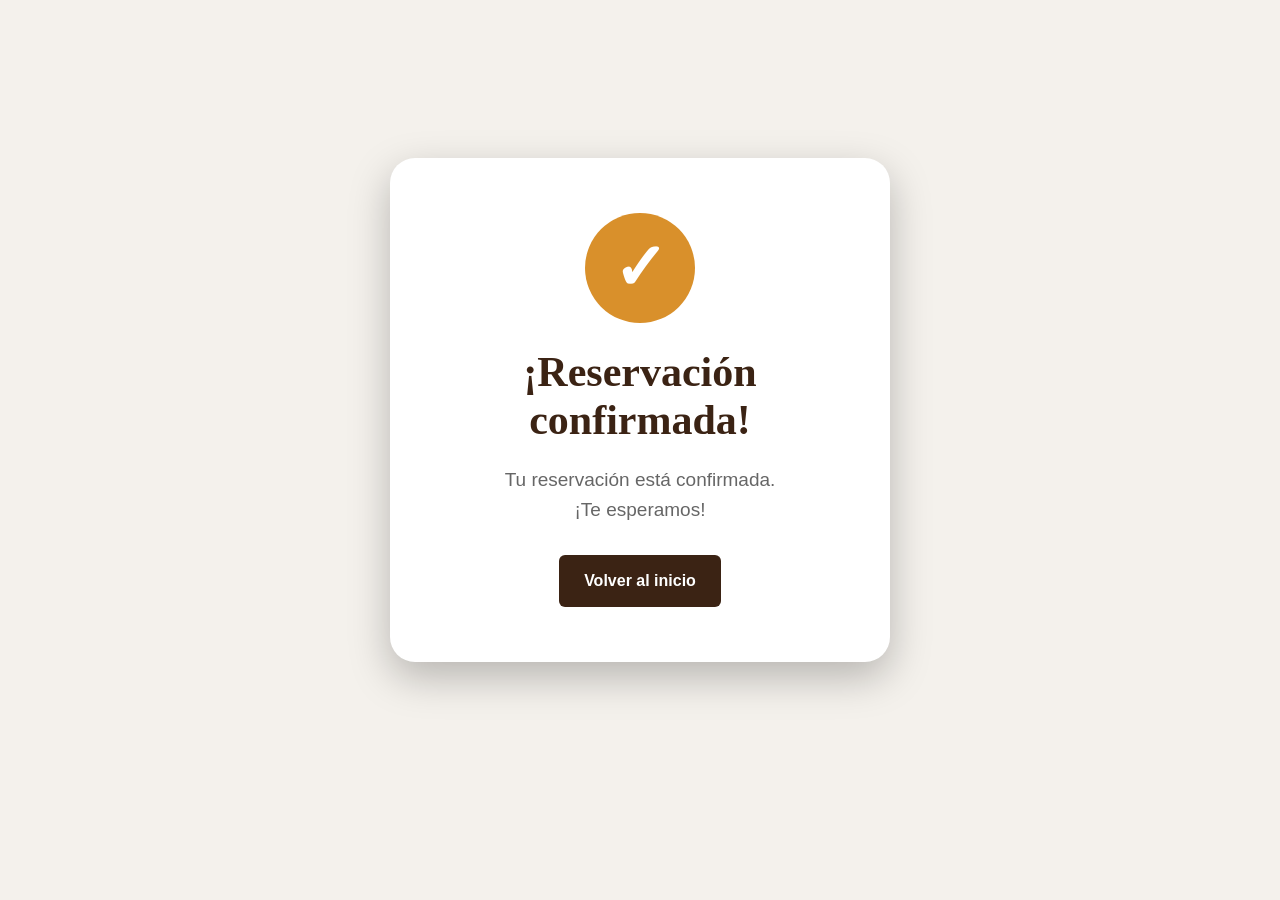
<file: confirmacion.html>
<!DOCTYPE html>
<html lang="es">

<head>
    <meta charset="UTF-8">
    <meta name="viewport" content="width=device-width, initial-scale=1.0">

    <title>Reservación confirmada</title>

   <link rel="stylesheet" href="./estiloscssrestaurante.css">
</head>

<body>

</style>
    <section class="ventana-confirmacion">

        <div class="tarjeta-confirmacion">

            <div class="check-confirmacion">
                ✓
            </div>

            <h2>
                ¡Reservación
                <br>
                confirmada!
            </h2>

            <p>
                Tu reservación está confirmada.
                <br>
                ¡Te esperamos!
            </p>

            <a href="index.html" class="boton-volver">
                Volver al inicio
            </a>

        </div>

    </section>

</body>

</html>
</file>
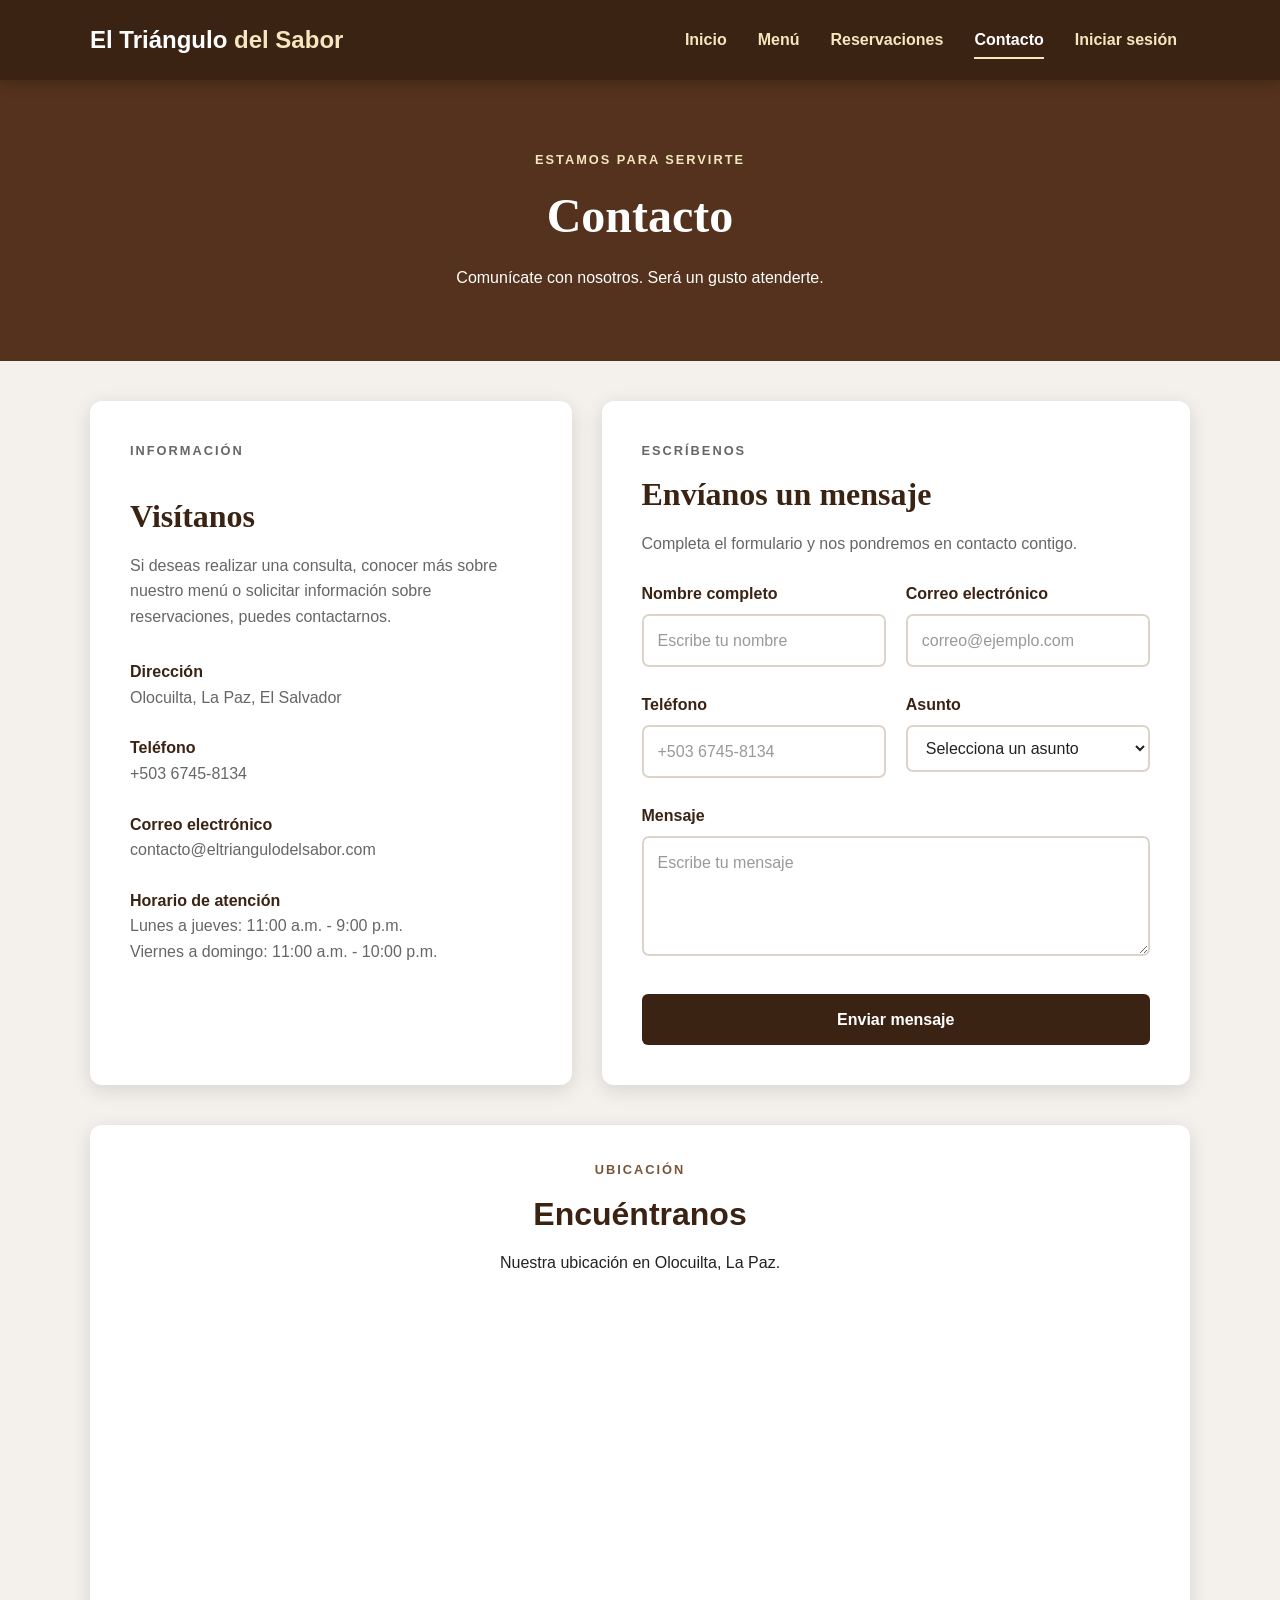
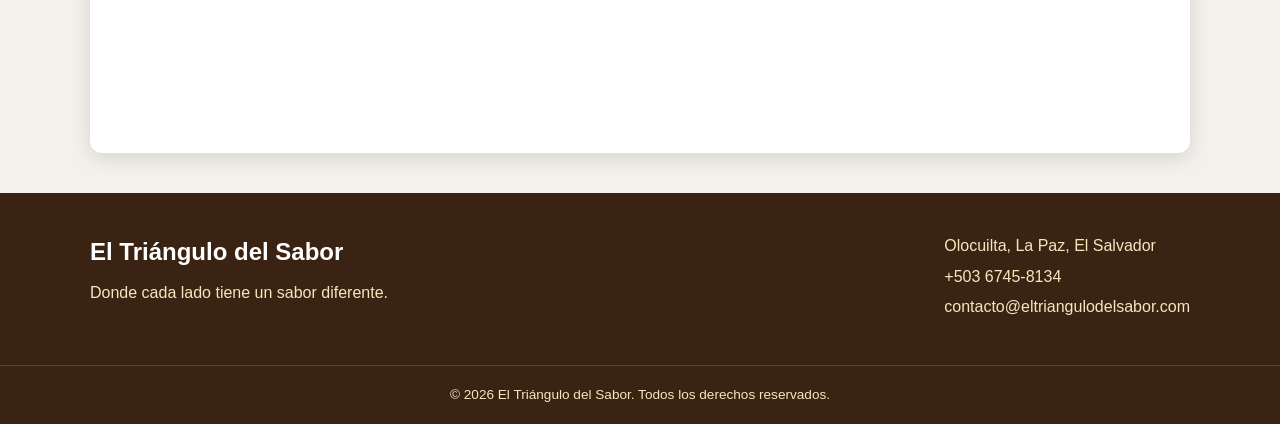
<file: contactosrestaurante.html>
<!DOCTYPE html>
<html lang="es">

<head>
    <meta charset="UTF-8">
    <meta name="viewport" content="width=device-width, initial-scale=1.0">
    <meta name="description" content="Información de contacto de El Triángulo del Sabor.">

    <title>El Triángulo del Sabor | Contacto</title>

    <link rel="stylesheet" href="estiloscssrestaurante.css">
</head>

<body>

    <!-- ENCABEZADO -->
    <header class="encabezado">

        <div class="contenedor encabezado-contenido">

            <a href="index.html" class="logo">
                El Triángulo <span>del Sabor</span>
            </a>

            <nav class="navegacion">

                <a href="index.html">Inicio</a>

                <a href="menurestaurante.html">
                    Menú
                </a>

                <a href="reservacionesrestaurante.html">
                    Reservaciones
                </a>

                <a href="contactosrestaurante.html" class="active">
                    Contacto
                </a>

                <a href="loginrestaurante.html">
                    Iniciar sesión
                </a>

            </nav>

        </div>

    </header>


    <!-- CONTENIDO PRINCIPAL -->
    <main>

        <!-- ENCABEZADO DE CONTACTO -->
        <section class="encabezado-pagina">

            <div class="contenedor">

                <p class="etiqueta">
                    ESTAMOS PARA SERVIRTE
                </p>

                <h1>
                    Contacto
                </h1>

                <p>
                    Comunícate con nosotros. Será un gusto atenderte.
                </p>

            </div>

        </section>


        <!-- INFORMACIÓN Y FORMULARIO -->
        <div class="contenedor contacto-layout">


            <!-- INFORMACIÓN DE CONTACTO -->
            <section class="informacion-contacto">

                <p class="etiqueta">
                    INFORMACIÓN
                </p>

                <h2>
                    Visítanos
                </h2>

                <p>
                    Si deseas realizar una consulta, conocer más sobre nuestro
                    menú o solicitar información sobre reservaciones, puedes
                    contactarnos.
                </p>


                <article class="dato-contacto">

                    <h3>
                        Dirección
                    </h3>

                    <p>
                        Olocuilta, La Paz, El Salvador
                    </p>

                </article>


                <article class="dato-contacto">

                    <h3>
                        Teléfono
                    </h3>

                    <p>
                        +503 6745-8134
                    </p>

                </article>


                <article class="dato-contacto">

                    <h3>
                        Correo electrónico
                    </h3>

                    <p>
                        contacto@eltriangulodelsabor.com
                    </p>

                </article>


                <article class="dato-contacto">

                    <h3>
                        Horario de atención
                    </h3>

                    <p>
                        Lunes a jueves: 11:00 a.m. - 9:00 p.m.
                    </p>

                    <p>
                        Viernes a domingo: 11:00 a.m. - 10:00 p.m.
                    </p>

                </article>

            </section>


            <!-- FORMULARIO DE CONTACTO -->
            <section class="formulario-contacto">

                <header>

                    <p class="etiqueta">
                        ESCRÍBENOS
                    </p>

                    <h2>
                        Envíanos un mensaje
                    </h2>

                    <p>
                        Completa el formulario y nos pondremos en contacto contigo.
                    </p>

                </header>


                <!-- AL ENVIAR, VA A INDEX.HTML -->
                <form action="index.html" method="get">

                    <div class="grid-formulario">


                        <!-- NOMBRE -->
                        <div class="campo">

                            <label for="nombre">
                                Nombre completo
                            </label>

                            <input
                                type="text"
                                id="nombre"
                                name="nombre"
                                placeholder="Escribe tu nombre"
                                required>

                        </div>


                        <!-- CORREO -->
                        <div class="campo">

                            <label for="correo">
                                Correo electrónico
                            </label>

                            <input
                                type="email"
                                id="correo"
                                name="correo"
                                placeholder="correo@ejemplo.com"
                                required>

                        </div>


                        <!-- TELÉFONO -->
                        <div class="campo">

                            <label for="telefono">
                                Teléfono
                            </label>

                            <input
                                type="tel"
                                id="telefono"
                                name="telefono"
                                placeholder="+503 6745-8134"
                                required>

                        </div>


                        <!-- ASUNTO -->
                        <div class="campo">

                            <label for="asunto">
                                Asunto
                            </label>

                            <select
                                id="asunto"
                                name="asunto"
                                required>

                                <option value="">
                                    Selecciona un asunto
                                </option>

                                <option value="reservacion">
                                    Reservación
                                </option>

                                <option value="menu">
                                    Consulta sobre menú
                                </option>

                                <option value="evento">
                                    Eventos
                                </option>

                                <option value="otro">
                                    Otro
                                </option>

                            </select>

                        </div>


                        <!-- MENSAJE -->
                        <div class="campo campo-completo">

                            <label for="mensaje">
                                Mensaje
                            </label>

                            <textarea
                                id="mensaje"
                                name="mensaje"
                                placeholder="Escribe tu mensaje"
                                required></textarea>

                        </div>

                    </div>


                    <!-- BOTÓN ENVIAR -->
                    <button
                        type="submit"
                        class="boton boton-principal boton-formulario">

                        Enviar mensaje

                    </button>

                </form>

            </section>

        </div>


        <!-- MAPA -->
        <div class="contenedor">

            <section class="mapa">

                <div class="titulo-seccion">

                    <p class="etiqueta">
                        UBICACIÓN
                    </p>

                    <h2>
                        Encuéntranos
                    </h2>

                    <p>
                        Nuestra ubicación en Olocuilta, La Paz.
                    </p>

                </div>


                <iframe
                    src="https://www.google.com/maps?q=Olocuilta,+La+Paz,+El+Salvador&output=embed"
                    title="Mapa de ubicación de El Triángulo del Sabor"
                    loading="lazy">
                </iframe>

            </section>

        </div>

    </main>


    <!-- PIE DE PÁGINA -->
    <footer class="pie-pagina">

        <div class="contenedor footer-contenido">


            <div>

                <h2>
                    El Triángulo del Sabor
                </h2>

                <p>
                    Donde cada lado tiene un sabor diferente.
                </p>

            </div>


            <div>

                <p>
                    Olocuilta, La Paz, El Salvador
                </p>

                <p>
                    +503 6745-8134
                </p>

                <p>
                    contacto@eltriangulodelsabor.com
                </p>

            </div>

        </div>


        <div class="copyright">

            <p>
                &copy; 2026 El Triángulo del Sabor.
                Todos los derechos reservados.
            </p>

        </div>

    </footer>

</body>

</html>
</file>
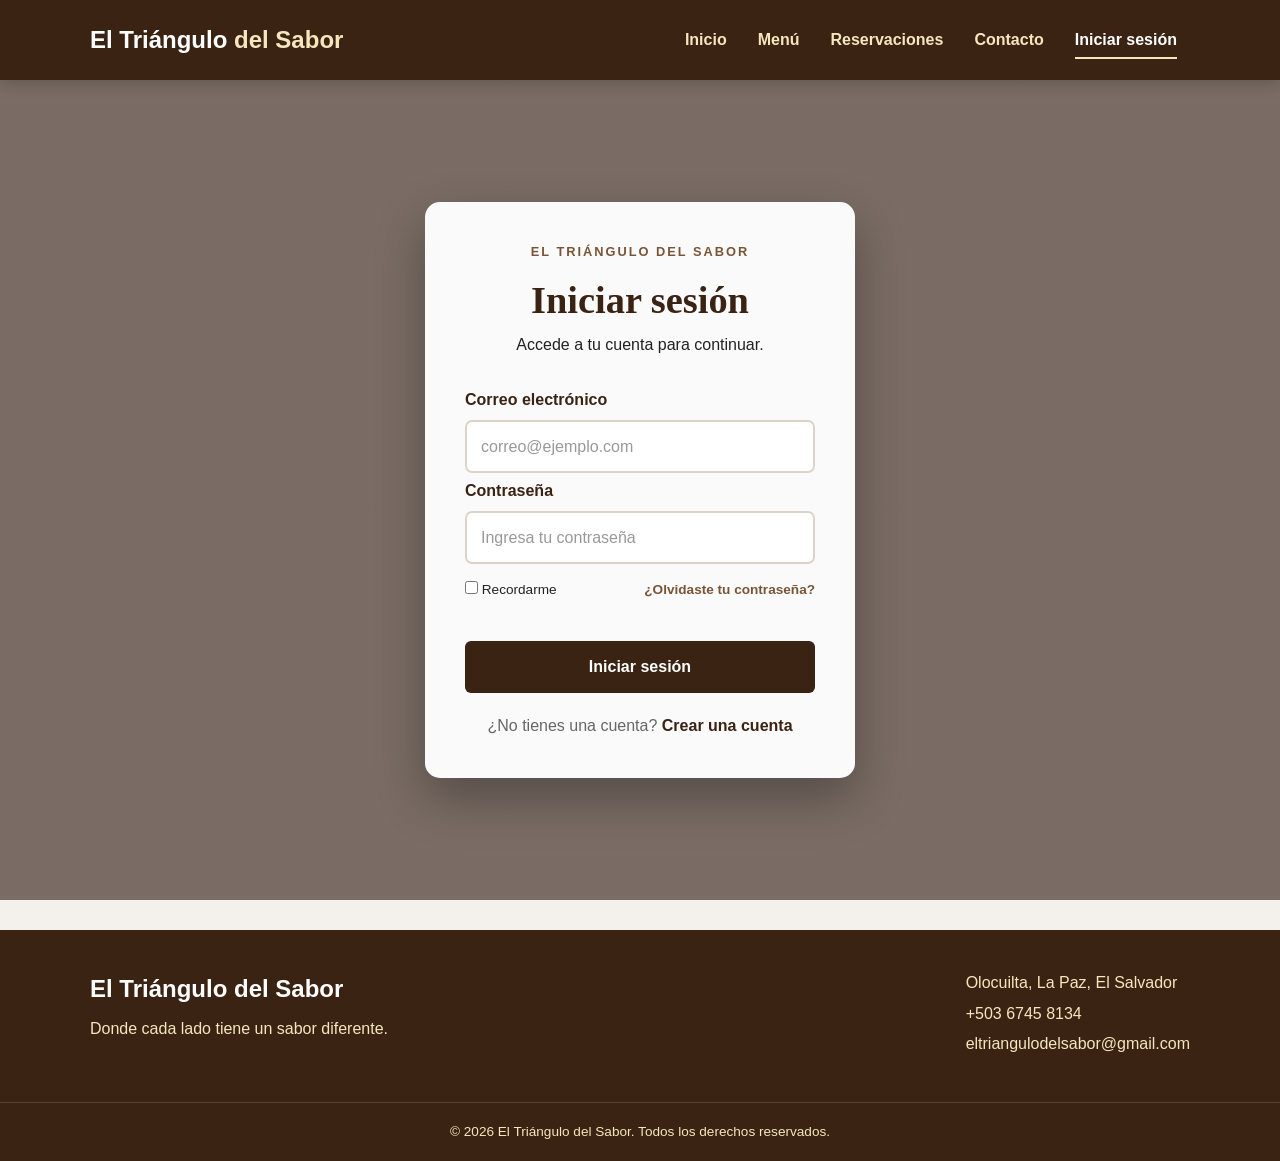
<file: loginrestaurante.html>
<!DOCTYPE html>
<html lang="es">

<head>
    <meta charset="UTF-8">
    <meta name="viewport" content="width=device-width, initial-scale=1.0">
    <meta name="description" content="Iniciar sesión en El Triángulo del Sabor.">
    <title>El Triángulo del Sabor | Iniciar Sesión</title>

    <link rel="stylesheet" href="estiloscssrestaurante.css">
</head>

<body>

<header class="encabezado">

    <div class="contenedor encabezado-contenido">

        <a href="index.html" class="logo">
            El Triángulo <span>del Sabor</span>
        </a>

        <nav class="navegacion" aria-label="Navegación principal">

            <a href="index.html">
                Inicio
            </a>

            <a href="menurestaurante.html">
                Menú
            </a>

            <a href="reservacionesrestaurante.html">
                Reservaciones
            </a>

            <a href="contactosrestaurante.html">
                Contacto
            </a>

            <a href="loginrestaurante.html" class="active">
                Iniciar sesión
            </a>

        </nav>

    </div>

</header>


<main class="pagina-login">

    <section class="login-hero">

        <div class="tarjeta-login animar-entrada">

            <header class="login-cabecera">

                <p class="etiqueta">
                    EL TRIÁNGULO DEL SABOR
                </p>

                <h1>
                    Iniciar sesión
                </h1>

                <p>
                    Accede a tu cuenta para continuar.
                </p>

            </header>


            <form action="index.html" method="get">

                <div class="campo">

                    <label for="correo">
                        Correo electrónico
                    </label>

                    <input
                        type="email"
                        id="correo"
                        name="correo"
                        placeholder="correo@ejemplo.com"
                        autocomplete="email"
                        required>

                </div>


                <div class="campo">

                    <label for="password">
                        Contraseña
                    </label>

                    <input
                        type="password"
                        id="password"
                        name="password"
                        placeholder="Ingresa tu contraseña"
                        minlength="6"
                        autocomplete="current-password"
                        required>

                </div>


                <div class="opciones-login">

                    <label>

                        <input
                            type="checkbox"
                            name="recordar">

                        Recordarme

                    </label>


                    <a href="#">
                        ¿Olvidaste tu contraseña?
                    </a>

                </div>


                <button
                    type="submit"
                    class="boton boton-principal boton-formulario">

                    Iniciar sesión

                </button>

            </form>


            <p class="registro">

                ¿No tienes una cuenta?

                <a href="#">
                    Crear una cuenta
                </a>

            </p>

        </div>

    </section>

</main>


<footer class="pie-pagina">

    <div class="contenedor footer-contenido">

        <div>

            <h2>
                El Triángulo del Sabor
            </h2>

            <p>
                Donde cada lado tiene un sabor diferente.
            </p>

        </div>


        <div>

            <p>
                Olocuilta, La Paz, El Salvador
            </p>

            <p>
                +503 6745 8134
            </p>

            <p>
                eltriangulodelsabor@gmail.com
            </p>

        </div>

    </div>


    <div class="copyright">

        <p>
            &copy; 2026 El Triángulo del Sabor.
            Todos los derechos reservados.
        </p>

    </div>

</footer>

</body>

</html>
</file>
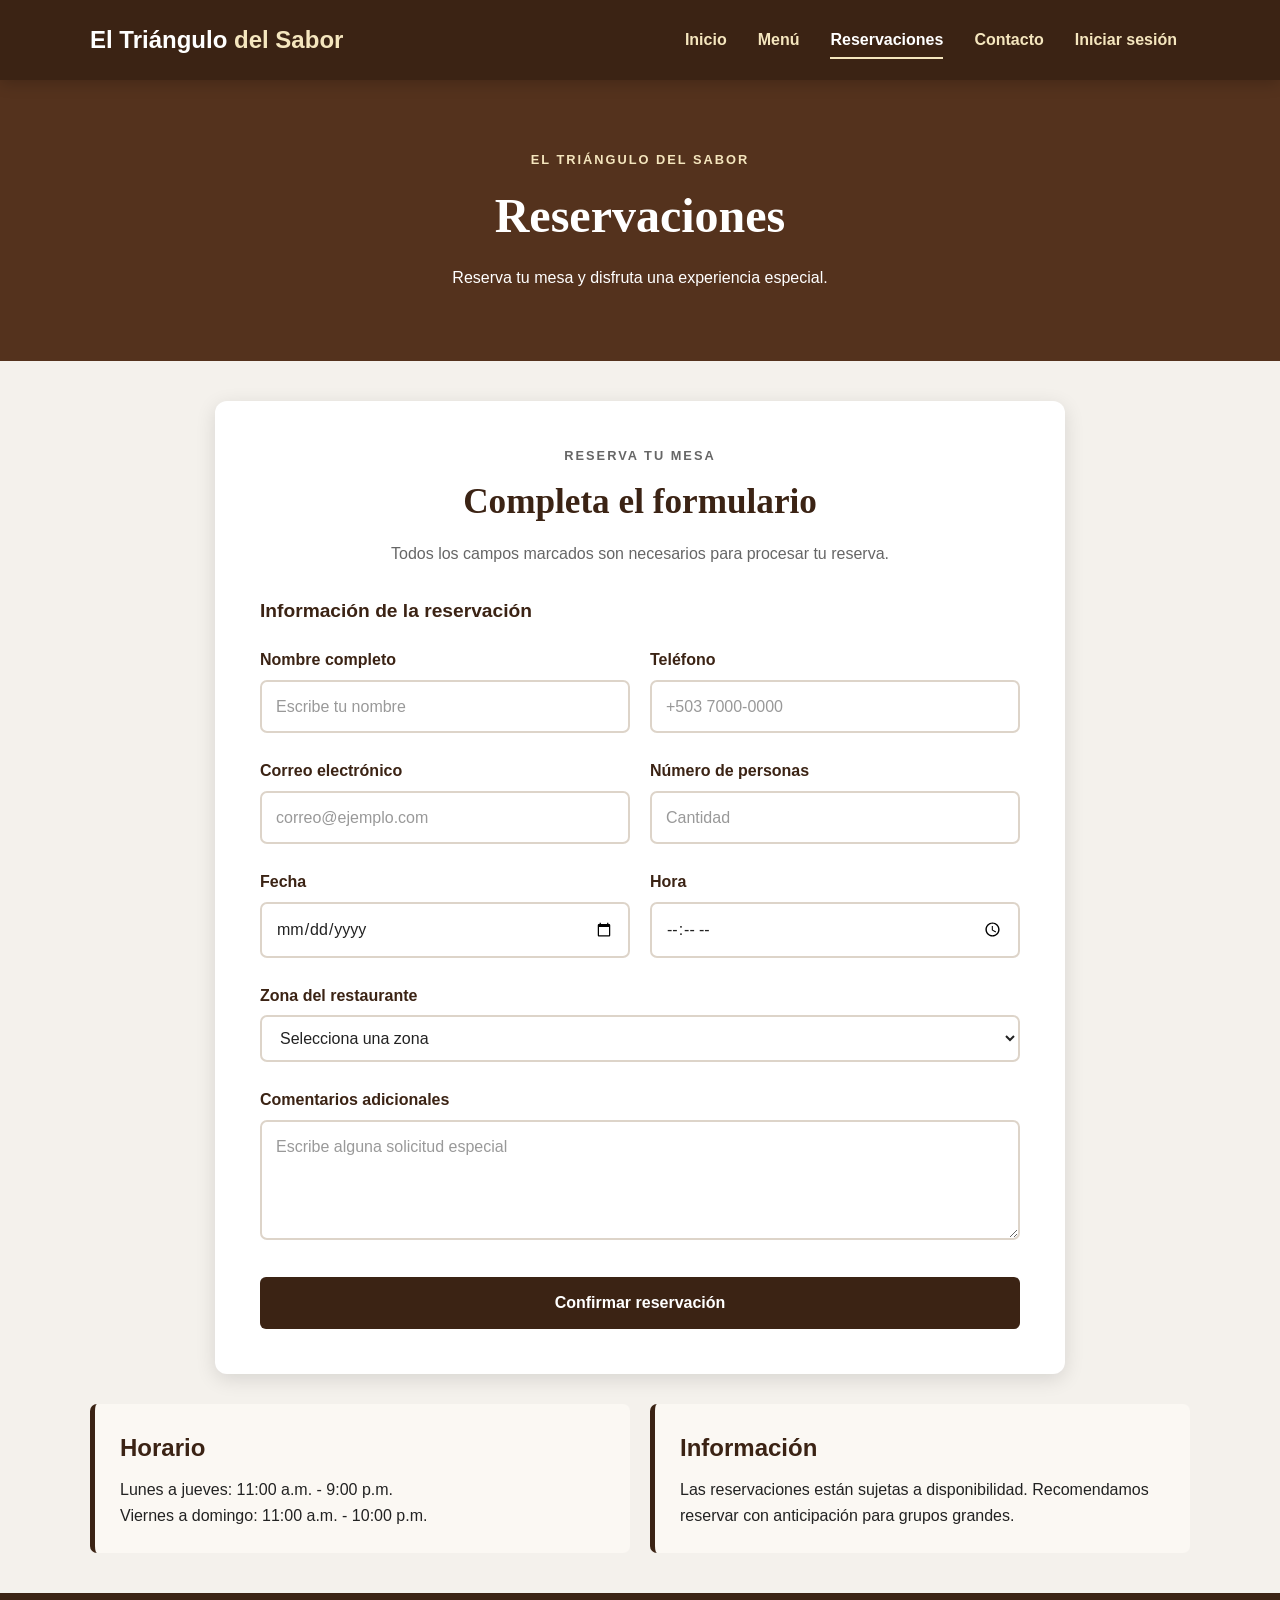
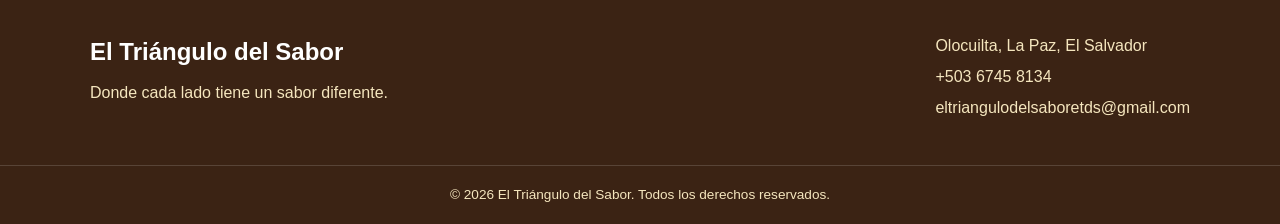
<file: reservacionesrestaurante.html>
<!DOCTYPE html>
<html lang="es">

<head>
    <meta charset="UTF-8">
    <meta name="viewport" content="width=device-width, initial-scale=1.0">
    <meta name="description" content="Reserva una mesa en El Triángulo del Sabor.">
    <title>El Triángulo del Sabor | Reservaciones</title>

    <link rel="stylesheet" href="estiloscssrestaurante.css">
</head>

<body>

    <header class="encabezado">

        <div class="contenedor encabezado-contenido">

            <a href="index.html" class="logo">
                El Triángulo <span>del Sabor</span>
            </a>

            <nav class="navegacion" aria-label="Navegación principal">

                <a href="index.html">Inicio</a>

                <a href="menurestaurante.html">Menú</a>

                <a href="reservacionesrestaurante.html" class="active">
                    Reservaciones
                </a>

                <a href="contactosrestaurante.html">Contacto</a>

                <a href="loginrestaurante.html">Iniciar sesión</a>

            </nav>

        </div>

    </header>


    <main>

        <section class="encabezado-pagina">

            <div class="contenedor">

                <p class="etiqueta">
                    EL TRIÁNGULO DEL SABOR
                </p>

                <h1>
                    Reservaciones
                </h1>

                <p>
                    Reserva tu mesa y disfruta una experiencia especial.
                </p>

            </div>

        </section>


        <div class="contenedor">

            <section class="formulario-contenedor">

                <div class="formulario-intro">

                    <p class="etiqueta">
                        RESERVA TU MESA
                    </p>

                    <h2>
                        Completa el formulario
                    </h2>

                    <p>
                        Todos los campos marcados son necesarios para procesar tu reserva.
                    </p>

                </div>


                <form action="confirmacion.html" method="get">

                    <fieldset>

                        <legend>
                            Información de la reservación
                        </legend>


                        <div class="grid-formulario">


                            <div class="campo">

                                <label for="nombre">
                                    Nombre completo
                                </label>

                                <input
                                    type="text"
                                    id="nombre"
                                    name="nombre"
                                    placeholder="Escribe tu nombre"
                                    required>

                            </div>


                            <div class="campo">

                                <label for="telefono">
                                    Teléfono
                                </label>

                                <input
                                    type="tel"
                                    id="telefono"
                                    name="telefono"
                                    placeholder="+503 7000-0000"
                                    pattern="[0-9+\-\s]{8,15}"
                                    required>

                            </div>


                            <div class="campo">

                                <label for="correo">
                                    Correo electrónico
                                </label>

                                <input
                                    type="email"
                                    id="correo"
                                    name="correo"
                                    placeholder="correo@ejemplo.com"
                                    required>

                            </div>


                            <div class="campo">

                                <label for="personas">
                                    Número de personas
                                </label>

                                <input
                                    type="number"
                                    id="personas"
                                    name="personas"
                                    min="1"
                                    max="20"
                                    placeholder="Cantidad"
                                    required>

                            </div>


                            <div class="campo">

                                <label for="fecha">
                                    Fecha
                                </label>

                                <input
                                    type="date"
                                    id="fecha"
                                    name="fecha"
                                    required>

                            </div>


                            <div class="campo">

                                <label for="hora">
                                    Hora
                                </label>

                                <input
                                    type="time"
                                    id="hora"
                                    name="hora"
                                    min="11:00"
                                    max="21:30"
                                    required>

                            </div>


                            <div class="campo campo-completo">

                                <label for="zona">
                                    Zona del restaurante
                                </label>

                                <select
                                    id="zona"
                                    name="zona"
                                    required>

                                    <option value="">
                                        Selecciona una zona
                                    </option>

                                    <option value="salon-principal">
                                        Salón principal
                                    </option>

                                    <option value="terraza">
                                        Terraza
                                    </option>

                                    <option value="zona-familiar">
                                        Zona familiar
                                    </option>

                                    <option value="zona-privada">
                                        Zona privada
                                    </option>

                                </select>

                            </div>


                            <div class="campo campo-completo">

                                <label for="comentarios">
                                    Comentarios adicionales
                                </label>

                                <textarea
                                    id="comentarios"
                                    name="comentarios"
                                    placeholder="Escribe alguna solicitud especial"></textarea>

                            </div>


                        </div>
                        <form action="confirmacion.html" method="get">

    <fieldset>


                     <button
     type="submit"
    class="boton boton-principal boton-formulario">
    Confirmar reservación
                    </button>

                    </fieldset>

                </form>

            </section>


            <section class="informacion-reserva">

                <article>

                    <h2>
                        Horario
                    </h2>

                    <p>
                        Lunes a jueves: 11:00 a.m. - 9:00 p.m.
                    </p>

                    <p>
                        Viernes a domingo: 11:00 a.m. - 10:00 p.m.
                    </p>

                </article>


                <article>

                    <h2>
                        Información
                    </h2>

                    <p>
                        Las reservaciones están sujetas a disponibilidad.
                        Recomendamos reservar con anticipación para grupos grandes.
                    </p>

                </article>

            </section>

        </div>

    </main>


    <footer class="pie-pagina">

        <div class="contenedor footer-contenido">

            <div>

                <h2>
                    El Triángulo del Sabor
                </h2>

                <p>
                    Donde cada lado tiene un sabor diferente.
                </p>

            </div>


            <div>

                <p>
                    Olocuilta, La Paz, El Salvador
                </p>

                <p>
                    +503 6745 8134
                </p>

                <p>
                    eltriangulodelsaboretds@gmail.com
                </p>

            </div>

        </div>


        <div class="copyright">

            <p>
                &copy; 2026 El Triángulo del Sabor.
                Todos los derechos reservados.
            </p>

        </div>

    </footer>

</body>

</html>
</file>
<file: estiloscssrestaurante.css>
:root {
    --cafe-oscuro: #3b2314;
    --cafe: #54321d;
    --cafe-claro: #795538;
    --crema: #f5e6be;
    --crema-claro: #fbf8f3;
    --blanco: #ffffff;
    --negro: #222222;
    --gris-texto: #666666;
    --gris-fondo: #f4f1ec;
    --gris-borde: #ddd4c9;
    --verde: #667c48;
    --sombra: rgba(0, 0, 0, 0.12);
    --sombra-fuerte: rgba(0, 0, 0, 0.25);
    --radio: 12px;
    --transicion: all 0.3s ease;
}

* {
    margin: 0;
    padding: 0;
    box-sizing: border-box;
}

html {
    scroll-behavior: smooth;
}

body {
    font-family: 'Segoe UI', Tahoma, Geneva, Verdana, sans-serif;
    background-color: var(--gris-fondo);
    color: var(--negro);
    line-height: 1.6;
    min-height: 100vh;
}

img {
    max-width: 100%;
    display: block;
}

a {
    color: inherit;
}

button,
input,
textarea,
select {
    font: inherit;
}

.contenedor {
    width: min(1100px, 92%);
    margin-inline: auto;
}

.seccion {
    background-color: var(--blanco);
    padding: 45px;
    border-radius: var(--radio);
    margin-bottom: 30px;
    box-shadow: 0 5px 20px var(--sombra);
}

.etiqueta {
    color: var(--cafe-claro);
    font-size: 0.8rem;
    font-weight: 800;
    letter-spacing: 2px;
    margin-bottom: 8px;
}

.titulo-seccion {
    text-align: center;
    margin-bottom: 35px;
}

.titulo-seccion h2 {
    color: var(--cafe-oscuro);
    font-size: 2rem;
    margin-bottom: 10px;
}

.boton {
    display: inline-block;
    padding: 13px 25px;
    border-radius: 6px;
    text-decoration: none;
    font-weight: 700;
    border: 2px solid transparent;
    cursor: pointer;
    transition: var(--transicion);
}

.boton:hover {
    transform: translateY(-3px);
}

.boton:active {
    transform: translateY(0);
}

.boton-principal {
    background-color: var(--cafe-oscuro);
    color: var(--blanco);
}

.boton-principal:hover {
    background-color: var(--cafe-claro);
    box-shadow: 0 7px 18px var(--sombra-fuerte);
}

.boton-secundario {
    background-color: transparent;
    color: var(--blanco);
    border-color: var(--blanco);
}

.boton-secundario:hover {
    background-color: var(--blanco);
    color: var(--cafe-oscuro);
}

.encabezado {
    background-color: var(--cafe-oscuro);
    color: var(--blanco);
    position: sticky;
    top: 0;
    z-index: 1000;
    box-shadow: 0 3px 15px rgba(0, 0, 0, 0.2);
}

.encabezado-contenido {
    min-height: 80px;
    display: flex;
    align-items: center;
    justify-content: space-between;
    gap: 30px;
}

.logo {
    text-decoration: none;
    font-size: 1.5rem;
    font-weight: 800;
    white-space: nowrap;
}

.logo span {
    color: var(--crema);
}

.navegacion {
    display: flex;
    align-items: center;
    justify-content: center;
    gap: 5px;
    flex-wrap: wrap;
}

.navegacion a {
    color: var(--crema);
    text-decoration: none;
    font-weight: 600;
    padding: 10px 13px;
    position: relative;
    transition: var(--transicion);
}

.navegacion a::after {
    content: "";
    position: absolute;
    left: 13px;
    right: 13px;
    bottom: 4px;
    height: 2px;
    background-color: var(--crema);
    transform: scaleX(0);
    transition: transform 0.3s ease;
}

.navegacion a:hover {
    color: var(--blanco);
}

.navegacion a:hover::after,
.navegacion a.active::after {
    transform: scaleX(1);
}

.navegacion a.active {
    color: var(--blanco);
}

.hero {
    min-height: 650px;
    display: flex;
    align-items: center;
    justify-content: center;
    text-align: center;
    color: var(--blanco);
    padding: 70px 20px;

    background-image:
        linear-gradient(
            rgba(30, 17, 8, 0.65),
            rgba(30, 17, 8, 0.7)
        ),
        url("https://images.unsplash.com/photo-1517248135467-4c7edcad34c4?auto=format&fit=crop&w=1800&q=85");

    background-size: cover;
    background-position: center;
}

.hero-contenido {
    max-width: 750px;
}

.hero-etiqueta {
    color: var(--crema);
    font-size: 0.9rem;
    font-weight: 800;
    letter-spacing: 4px;
    margin-bottom: 15px;
}

.hero h1 {
    font-family: Georgia, serif;
    font-size: clamp(2.5rem, 6vw, 5rem);
    line-height: 1.05;
    margin-bottom: 25px;
}

.hero p {
    font-size: 1.15rem;
    max-width: 650px;
    margin: 0 auto 30px;
}

.hero-botones {
    display: flex;
    justify-content: center;
    gap: 15px;
    flex-wrap: wrap;
}

@keyframes fadeInUp {
    from {
        opacity: 0;
        transform: translateY(25px);
    }

    to {
        opacity: 1;
        transform: translateY(0);
    }
}

.animar-entrada {
    animation: fadeInUp 0.8s ease-out both;
}

.seccion-presentacion {
    background-color: var(--blanco);
    padding: 45px;
    border-radius: var(--radio);
    margin-top: 40px;
    margin-bottom: 30px;
    display: grid;
    grid-template-columns: 1fr 1fr;
    gap: 45px;
    align-items: center;
    box-shadow: 0 5px 20px var(--sombra);
}

.texto-presentacion h2 {
    color: var(--cafe-oscuro);
    font-family: Georgia, serif;
    font-size: 2.3rem;
    margin-bottom: 20px;
}

.texto-presentacion p {
    color: var(--gris-texto);
    margin-bottom: 15px;
}

.imagen-presentacion {
    overflow: hidden;
    border-radius: var(--radio);
}

.imagen-presentacion img {
    width: 100%;
    height: 380px;
    object-fit: cover;
    transition: transform 0.5s ease;
}

.imagen-presentacion:hover img {
    transform: scale(1.05);
}

.enlace-destacado {
    color: var(--cafe-oscuro);
    font-weight: 800;
    text-decoration: none;
    display: inline-block;
    margin-top: 10px;
    transition: var(--transicion);
}

.enlace-destacado:hover {
    color: var(--cafe-claro);
    transform: translateX(5px);
}

.tarjetas-beneficios {
    display: grid;
    grid-template-columns: repeat(3, 1fr);
    gap: 25px;
}

.tarjeta-beneficio {
    background-color: var(--crema-claro);
    padding: 30px;
    text-align: center;
    border-radius: var(--radio);
    border: 1px solid var(--gris-borde);
    transition: var(--transicion);
}

.tarjeta-beneficio:hover {
    transform: translateY(-8px);
    box-shadow: 0 12px 25px var(--sombra);
}

.tarjeta-beneficio h3 {
    color: var(--cafe-oscuro);
    margin-bottom: 10px;
}

.tarjeta-beneficio p {
    color: var(--gris-texto);
}

.banner-reserva {
    background-color: var(--cafe-oscuro);
    color: var(--blanco);
    padding: 35px;
    border-radius: var(--radio);
    margin-bottom: 40px;
    display: flex;
    align-items: center;
    justify-content: space-between;
    gap: 25px;
}

.banner-reserva h2 {
    font-family: Georgia, serif;
    font-size: 2rem;
    margin-bottom: 5px;
}

.banner-reserva .etiqueta {
    color: var(--crema);
}

.encabezado-pagina {
    background-color: var(--cafe);
    color: var(--blanco);
    padding: 70px 0;
    text-align: center;
}

.encabezado-pagina h1 {
    font-family: Georgia, serif;
    font-size: 3rem;
    margin-bottom: 10px;
}

.encabezado-pagina .etiqueta {
    color: var(--crema);
}

.menu-seccion {
    margin-top: 30px;
}

.grid-menu {
    display: grid;
    grid-template-columns: repeat(3, 1fr);
    gap: 25px;
}

.tarjeta-plato {
    background-color: var(--blanco);
    border-radius: var(--radio);
    overflow: hidden;
    border: 1px solid var(--gris-borde);
    box-shadow: 0 4px 12px var(--sombra);
    transition: var(--transicion);
}

.tarjeta-plato:hover {
    transform: translateY(-8px);
    box-shadow: 0 15px 30px var(--sombra-fuerte);
}

.imagen-plato {
    overflow: hidden;
}

.imagen-plato img {
    width: 100%;
    height: 210px;
    object-fit: cover;
    transition: transform 0.5s ease;
}

.tarjeta-plato:hover .imagen-plato img {
    transform: scale(1.08);
}

.contenido-plato {
    padding: 22px;
}

.plato-titulo {
    display: flex;
    align-items: flex-start;
    justify-content: space-between;
    gap: 15px;
    margin-bottom: 10px;
}

.plato-titulo h3 {
    color: var(--cafe-oscuro);
    font-size: 1.15rem;
}

.plato-titulo span {
    color: var(--verde);
    font-weight: 800;
    white-space: nowrap;
}

.contenido-plato p {
    color: var(--gris-texto);
    margin-bottom: 18px;
}

.boton-card {
    border: 2px solid var(--cafe-oscuro);
    background-color: transparent;
    color: var(--cafe-oscuro);
    padding: 8px 15px;
    border-radius: 5px;
    cursor: pointer;
    font-weight: 700;
    transition: var(--transicion);
}

.boton-card:hover {
    background-color: var(--cafe-oscuro);
    color: var(--blanco);
}

.tarjeta-bebida {
    min-height: 170px;
    display: flex;
    align-items: center;
}

.formulario-contenedor {
    max-width: 850px;
    margin: 40px auto 30px;
    background-color: var(--blanco);
    padding: 45px;
    border-radius: var(--radio);
    box-shadow: 0 5px 20px var(--sombra);
}

.formulario-intro {
    text-align: center;
    margin-bottom: 30px;
}

.formulario-intro h2 {
    color: var(--cafe-oscuro);
    font-family: Georgia, serif;
    font-size: 2.2rem;
    margin-bottom: 10px;
}

.formulario-intro p {
    color: var(--gris-texto);
}

fieldset {
    border: none;
    padding: 0;
}

legend {
    font-size: 1.2rem;
    font-weight: 800;
    color: var(--cafe-oscuro);
    margin-bottom: 20px;
}

.grid-formulario {
    display: grid;
    grid-template-columns: repeat(2, 1fr);
    gap: 20px;
}

.campo {
    margin-bottom: 5px;
}

.campo-completo {
    grid-column: 1 / -1;
}

.campo label {
    display: block;
    color: var(--cafe-oscuro);
    font-weight: 700;
    margin-bottom: 7px;
}

.campo input,
.campo select,
.campo textarea {
    width: 100%;
    padding: 12px 14px;
    border: 2px solid var(--gris-borde);
    border-radius: 7px;
    background-color: var(--blanco);
    color: var(--negro);
    outline: none;
    transition: var(--transicion);
}

.campo textarea {
    resize: vertical;
    min-height: 120px;
}

.campo input:focus,
.campo select:focus,
.campo textarea:focus {
    border-color: var(--cafe-claro);
    box-shadow: 0 0 0 4px rgba(121, 85, 56, 0.15);
}

.campo input:active,
.campo select:active,
.campo textarea:active {
    border-color: var(--cafe-oscuro);
}

.campo input::placeholder,
.campo textarea::placeholder {
    color: #999999;
}

.boton-formulario {
    width: 100%;
    border: none;
    margin-top: 25px;
}

.informacion-reserva {
    display: grid;
    grid-template-columns: repeat(2, 1fr);
    gap: 20px;
    margin-bottom: 40px;
}

.informacion-reserva article {
    background-color: var(--crema-claro);
    padding: 25px;
    border-left: 5px solid var(--cafe-oscuro);
    border-radius: 7px;
}

.informacion-reserva h2 {
    color: var(--cafe-oscuro);
    margin-bottom: 10px;
}

.pagina-login {
    min-height: calc(100vh - 80px);
    display: flex;
    align-items: center;
    justify-content: center;
    background-image:
        linear-gradient(
            rgba(40, 20, 10, 0.6),
            rgba(40, 20, 10, 0.6)
        ),
        url("https://images.unsplash.com/photo-1556742049-0cfed4f6a45d?auto=format&fit=crop&w=1600&q=80");
    background-size: cover;
    background-position: center;
    padding: 50px 20px;
}

.login-hero {
    width: 100%;
    display: flex;
    justify-content: center;
}

.tarjeta-login {
    background-color: rgba(255, 255, 255, 0.97);
    width: min(430px, 100%);
    padding: 40px;
    border-radius: 15px;
    box-shadow: 0 20px 50px rgba(0, 0, 0, 0.3);
}

.login-cabecera {
    text-align: center;
    margin-bottom: 30px;
}

.login-cabecera h1 {
    color: var(--cafe-oscuro);
    font-family: Georgia, serif;
    font-size: 2.4rem;
}

.opciones-login {
    display: flex;
    justify-content: space-between;
    gap: 10px;
    font-size: 0.85rem;
    margin-top: 15px;
    margin-bottom: 15px;
}

.opciones-login a {
    color: var(--cafe-claro);
    font-weight: 700;
    text-decoration: none;
}

.opciones-login a:hover {
    text-decoration: underline;
}

.registro {
    text-align: center;
    margin-top: 20px;
    color: var(--gris-texto);
}

.registro a {
    color: var(--cafe-oscuro);
    font-weight: 700;
    text-decoration: none;
}

.contacto-layout {
    display: grid;
    grid-template-columns: 0.9fr 1.1fr;
    gap: 30px;
    margin: 40px auto;
}

.informacion-contacto,
.formulario-contacto {
    background-color: var(--blanco);
    padding: 40px;
    border-radius: var(--radio);
    box-shadow: 0 5px 20px var(--sombra);
}

.informacion-contacto h2,
.formulario-contacto h2 {
    color: var(--cafe-oscuro);
    font-family: Georgia, serif;
    font-size: 2rem;
    margin-bottom: 10px;
}

.informacion-contacto > p {
    color: var(--gris-texto);
    margin-bottom: 30px;
}

.dato-contacto {
    margin-bottom: 25px;
}

.dato-contacto h3 {
    color: var(--cafe-oscuro);
    font-size: 1rem;
}

.dato-contacto p {
    color: var(--gris-texto);
}

.formulario-contacto header {
    margin-bottom: 25px;
}

.formulario-contacto header p {
    color: var(--gris-texto);
}

.mapa {
    background-color: var(--blanco);
    padding: 35px;
    border-radius: var(--radio);
    margin-bottom: 40px;
    box-shadow: 0 5px 20px var(--sombra);
}

.mapa iframe {
    width: 100%;
    height: 400px;
    border: 0;
    border-radius: 8px;
}

.pie-pagina {
    background-color: var(--cafe-oscuro);
    color: var(--crema);
    margin-top: 30px;
}

.footer-contenido {
    padding: 40px 0;
    display: flex;
    justify-content: space-between;
    gap: 30px;
}

.footer-contenido h2 {
    color: var(--blanco);
    margin-bottom: 8px;
}

.footer-contenido p {
    margin-bottom: 5px;
}

.copyright {
    text-align: center;
    padding: 18px;
    border-top: 1px solid rgba(255, 255, 255, 0.15);
    font-size: 0.85rem;
}

.ventana-confirmacion {
    min-height: calc(100vh - 80px);
    display: flex;
    justify-content: center;
    align-items: center;
    padding: 60px 20px;
    background-color: var(--gris-fondo);
}

.tarjeta-confirmacion {
    width: min(500px, 100%);
    background-color: var(--blanco);
    padding: 55px 40px;
    text-align: center;
    border-radius: 25px;
    box-shadow: 0 15px 40px var(--sombra-fuerte);
}

.check-confirmacion {
    width: 110px;
    height: 110px;
    margin: 0 auto 25px;
    border-radius: 50%;
    background-color: #d9902b;
    color: var(--blanco);
    display: flex;
    justify-content: center;
    align-items: center;
    font-size: 65px;
    font-weight: bold;
}

.tarjeta-confirmacion h2 {
    color: var(--cafe-oscuro);
    font-family: Georgia, serif;
    font-size: 42px;
    line-height: 1.15;
    margin-bottom: 20px;
}

.tarjeta-confirmacion p {
    color: var(--gris-texto);
    font-size: 19px;
    line-height: 1.6;
    margin-bottom: 30px;
}

.boton-volver {
    display: inline-block;
    padding: 13px 25px;
    background-color: var(--cafe-oscuro);
    color: var(--blanco);
    border-radius: 6px;
    text-decoration: none;
    font-weight: 700;
    transition: var(--transicion);
}

.boton-volver:hover {
    background-color: var(--cafe-claro);
    transform: translateY(-3px);
}

@media (max-width: 900px) {

    .encabezado-contenido {
        flex-direction: column;
        padding: 18px 0;
    }

    .navegacion {
        width: 100%;
    }

    .seccion-presentacion {
        grid-template-columns: 1fr;
    }

    .tarjetas-beneficios {
        grid-template-columns: repeat(2, 1fr);
    }

    .grid-menu {
        grid-template-columns: repeat(2, 1fr);
    }

    .contacto-layout {
        grid-template-columns: 1fr;
    }
}

@media (max-width: 600px) {

    .contenedor {
        width: 94%;
    }

    .encabezado-contenido {
        min-height: auto;
        gap: 15px;
    }

    .logo {
        font-size: 1.3rem;
        text-align: center;
    }

    .navegacion {
        gap: 0;
    }

    .navegacion a {
        font-size: 0.85rem;
        padding: 7px 8px;
    }

    .navegacion a::after {
        left: 8px;
        right: 8px;
    }

    .hero {
        min-height: 550px;
        padding: 50px 15px;
    }

    .hero h1 {
        font-size: 2.7rem;
    }

    .hero p {
        font-size: 1rem;
    }

    .hero-botones {
        flex-direction: column;
        align-items: stretch;
    }

    .hero-botones .boton {
        text-align: center;
    }

    .seccion,
    .seccion-presentacion {
        padding: 25px;
    }

    .seccion-presentacion {
        margin-top: 25px;
    }

    .texto-presentacion h2 {
        font-size: 1.9rem;
    }

    .imagen-presentacion img {
        height: 280px;
    }

    .tarjetas-beneficios {
        grid-template-columns: 1fr;
    }

    .banner-reserva {
        flex-direction: column;
        align-items: flex-start;
        padding: 25px;
    }

    .banner-reserva h2 {
        font-size: 1.7rem;
    }

    .encabezado-pagina {
        padding: 50px 0;
    }

    .encabezado-pagina h1 {
        font-size: 2.4rem;
    }

    .grid-menu {
        grid-template-columns: 1fr;
    }

    .imagen-plato img {
        height: 220px;
    }

    .formulario-contenedor {
        padding: 25px;
        margin-top: 25px;
    }

    .grid-formulario {
        grid-template-columns: 1fr;
    }

    .campo-completo {
        grid-column: auto;
    }

    .informacion-reserva {
        grid-template-columns: 1fr;
    }

    .tarjeta-login {
        padding: 30px 22px;
    }

    .opciones-login {
        flex-direction: column;
    }

    .informacion-contacto,
    .formulario-contacto {
        padding: 25px;
    }

    .mapa {
        padding: 20px;
    }

    .mapa iframe {
        height: 300px;
    }

    .footer-contenido {
        flex-direction: column;
        text-align: center;
        align-items: center;
    }

    .ventana-confirmacion {
        padding: 40px 15px;
    }

    .tarjeta-confirmacion {
        padding: 40px 20px;
    }

    .tarjeta-confirmacion h2 {
        font-size: 32px;
    }

    .tarjeta-confirmacion p {
        font-size: 17px;
    }

    .check-confirmacion {
        width: 90px;
        height: 90px;
        font-size: 50px;
    }
    .pagina-confirmacion {
    min-height: calc(100vh - 80px);
    display: flex;
    justify-content: center;
    align-items: center;
    padding: 60px 20px;
    background-color: var(--gris-fondo);
}

.pagina-confirmacion .tarjeta-confirmacion {
    width: 500px;
    max-width: 100%;
    padding: 55px 40px;
    background-color: var(--blanco);
    text-align: center;
    border-radius: 25px;
    box-shadow: 0 15px 40px var(--sombra-fuerte);
}

.pagina-confirmacion .check-confirmacion {
    width: 110px;
    height: 110px;
    margin: 0 auto 25px;
    border-radius: 50%;
    background-color: #d9902b;
    color: var(--blanco);
    display: flex;
    justify-content: center;
    align-items: center;
    font-size: 65px;
    font-weight: bold;
}

.pagina-confirmacion .tarjeta-confirmacion h1 {
    margin-bottom: 20px;
    color: var(--cafe-oscuro);
    font-family: Georgia, serif;
    font-size: 42px;
    line-height: 1.15;
}

.pagina-confirmacion .tarjeta-confirmacion p {
    margin-bottom: 30px;
    color: var(--gris-texto);
    font-size: 19px;
    line-height: 1.6;
}

.pagina-confirmacion .boton-volver {
    display: inline-block;
    padding: 13px 25px;
    background-color: var(--cafe-oscuro);
    color: var(--blanco);
    text-decoration: none;
    border-radius: 6px;
    font-weight: 700;
    transition: var(--transicion);
}

.pagina-confirmacion .boton-volver:hover {
    background-color: var(--cafe-claro);
    transform: translateY(-3px);
}

@media (max-width: 600px) {

    .pagina-confirmacion {
        padding: 40px 15px;
    }

    .pagina-confirmacion .tarjeta-confirmacion {
        padding: 40px 20px;
    }

    .pagina-confirmacion .tarjeta-confirmacion h1 {
        font-size: 32px;
    }

    .pagina-confirmacion .tarjeta-confirmacion p {
        font-size: 17px;
    }

    .pagina-confirmacion .check-confirmacion {
        width: 90px;
        height: 90px;
        font-size: 50px;
    }
}
}
</file>
